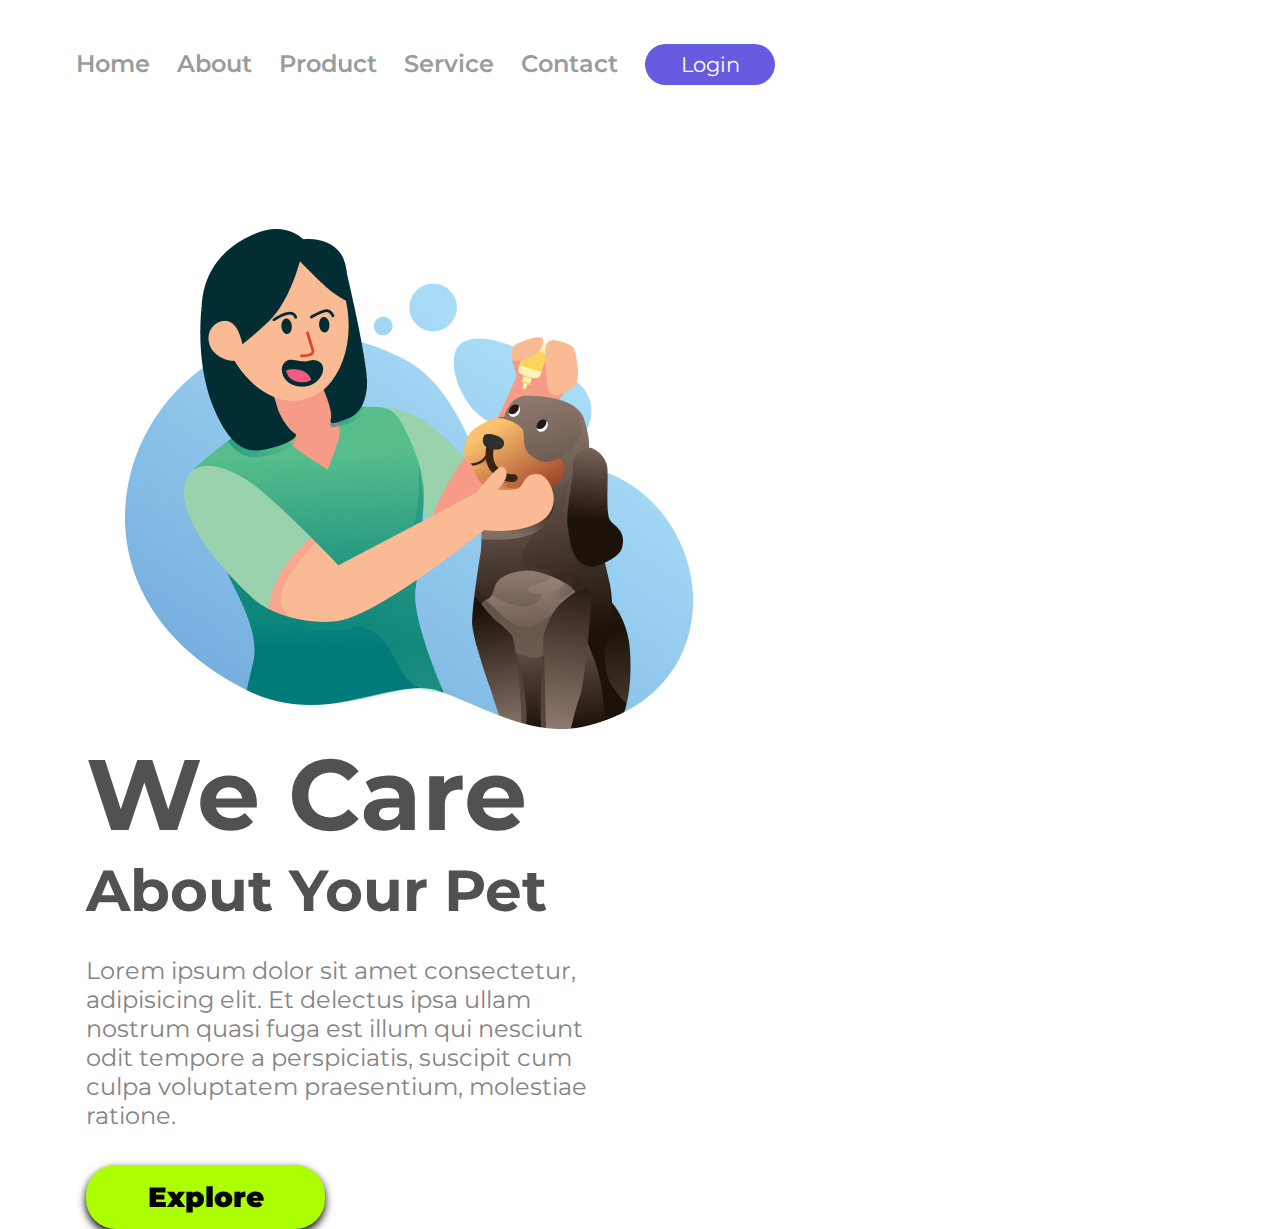
<file: Index.html>
<!DOCTYPE html>
<head lang="pt-br">
<head>
    <meta charset="UTF-8">
    <meta name="viewport" content="width=device-width, initial-scale=1.0">
    <link rel="stylesheet"  href="./wecare.css">
    <link rel="preconnect" href="https://fonts.googleapis.com">
<link rel="preconnect" href="https://fonts.gstatic.com" crossorigin>
<link href="https://fonts.googleapis.com/css2?family=Montserrat:ital,wght@0,100..900;1,100..900&display=swap" rel="stylesheet">
    <title>WE CARE</title>
</head>
<body>
    <header>
        <a class="link-header">Home</a>
        <a class="link-header">About</a>
        <a class="link-header">Product</a>
        <a class="link-header">Service</a>
        <a class="link-header">Contact</a>
        <button class="button-header">Login</button>
    </header>
    <main>
        <img src="./img/We-Care.png" alt="We-Care-Logo" class="logo-image">
        <section>
            <h1>We Care</h1>
            <h2>About Your Pet</h2>
            <p>Lorem ipsum dolor sit amet consectetur, adipisicing elit. Et delectus ipsa ullam nostrum quasi fuga est illum qui nesciunt odit tempore a perspiciatis, suscipit cum culpa voluptatem praesentium, molestiae ratione.</p>
            <button class="button-main">Explore</button>
        </section>
    </main>
</body>
</head>
</file>
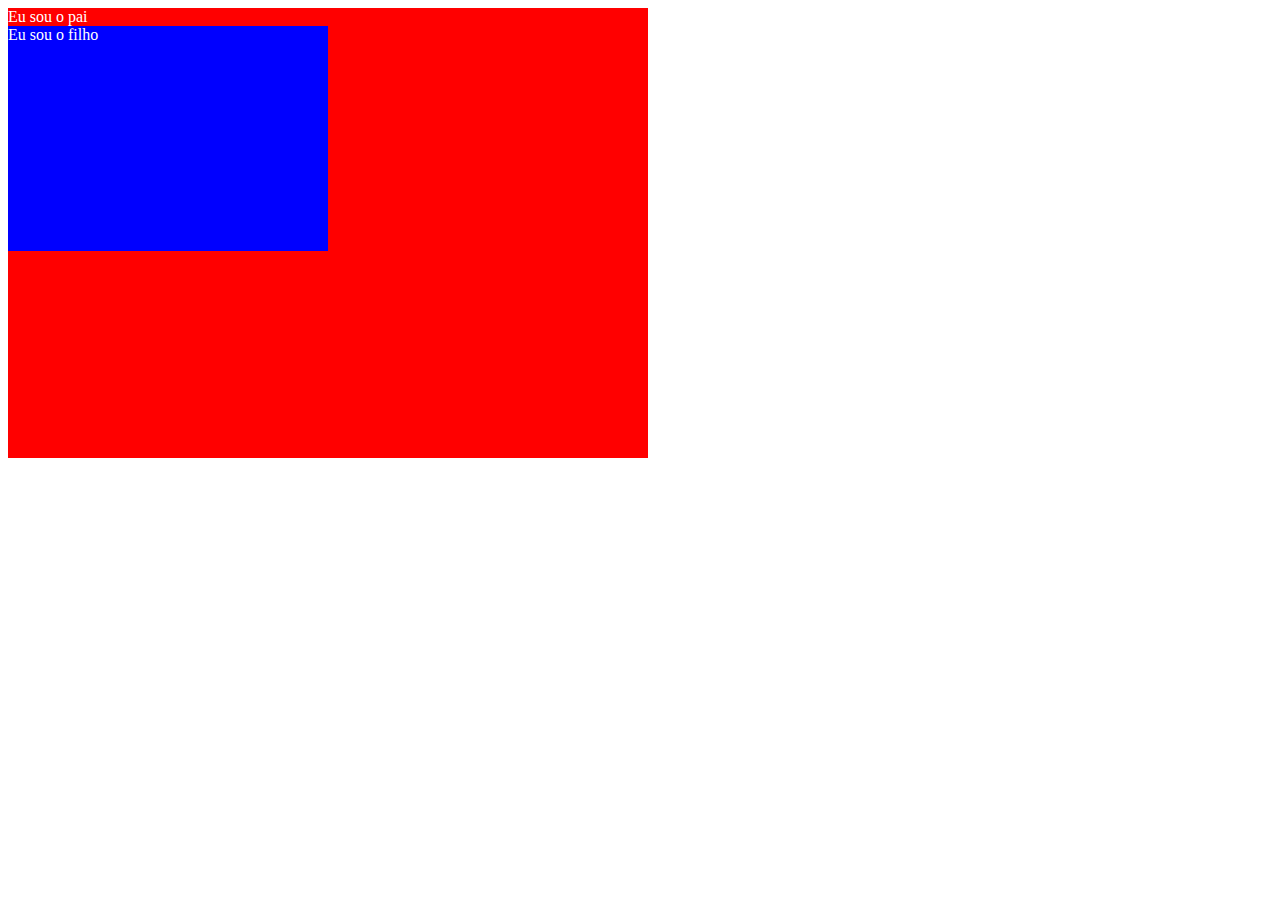
<file: Absolutas e relativas.html>
<!DOCTYPE html>
<html lang="pt-br">
<head>
    <meta charset="UTF-8">
    <meta name="viewport" content="width=device-width, initial-scale=1.0">
    <link href="./Absolutas e relativas.css" rel="stylesheet">
    <title>Absolutas e relativas.css</title>
</head>
<body class="vo">
    <div class="pai">
        Eu sou o pai
        <div class="filho">Eu sou o filho</div>
    </div>
    
</body>
</html>
</file>
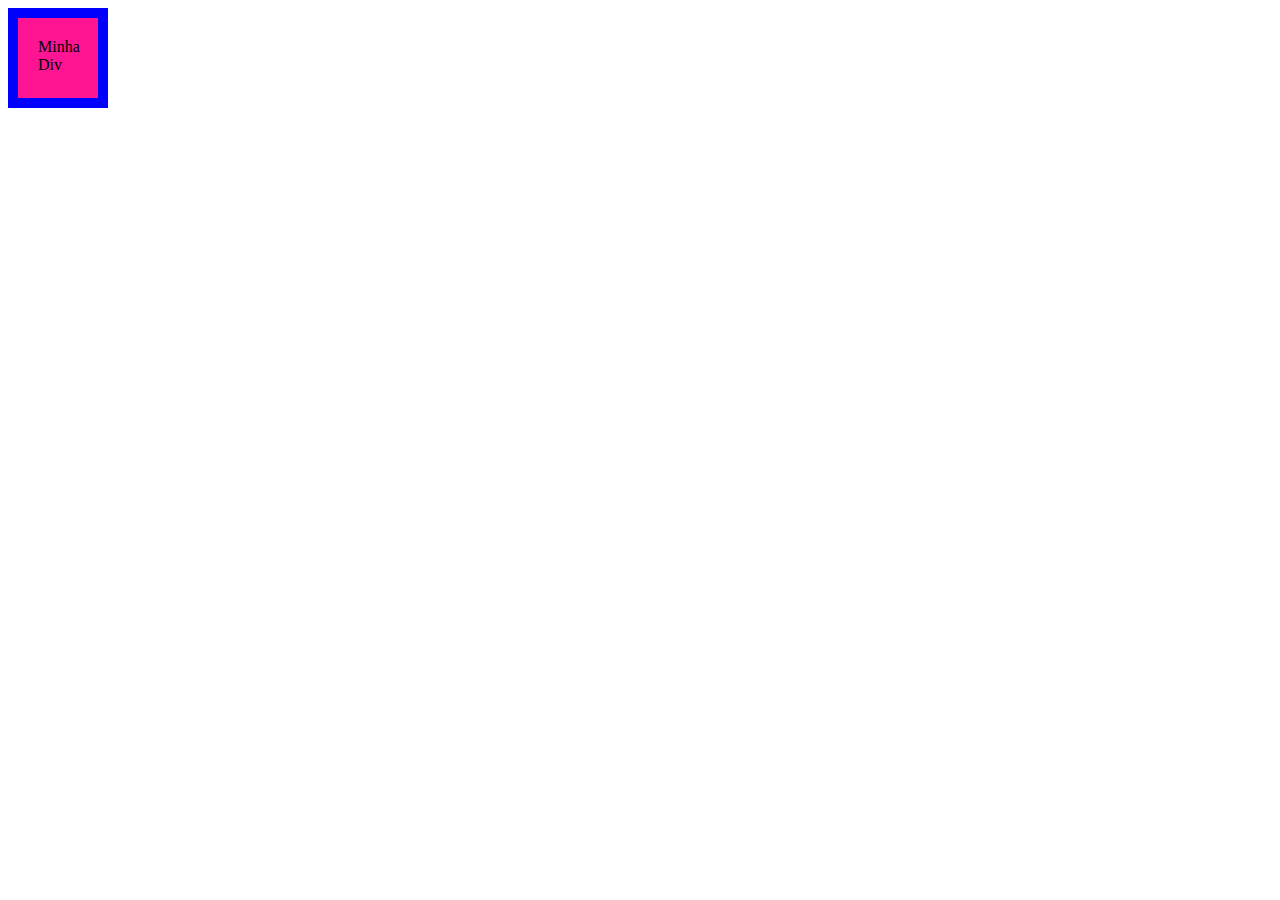
<file: Boxsizing.html>
<!DOCTYPE html>
<html lang="pt-br">
<head>
    <meta charset="UTF-8">
    <meta name="viewport" content="width=device-width, initial-scale=1.0">
    <link href="./Boxsizing.css" rel="stylesheet">
    <title>Boxsizing</title>
</head>
<body>
    
    <div class="box">
        Minha Div
    </div>
</body>
</html>
</file>
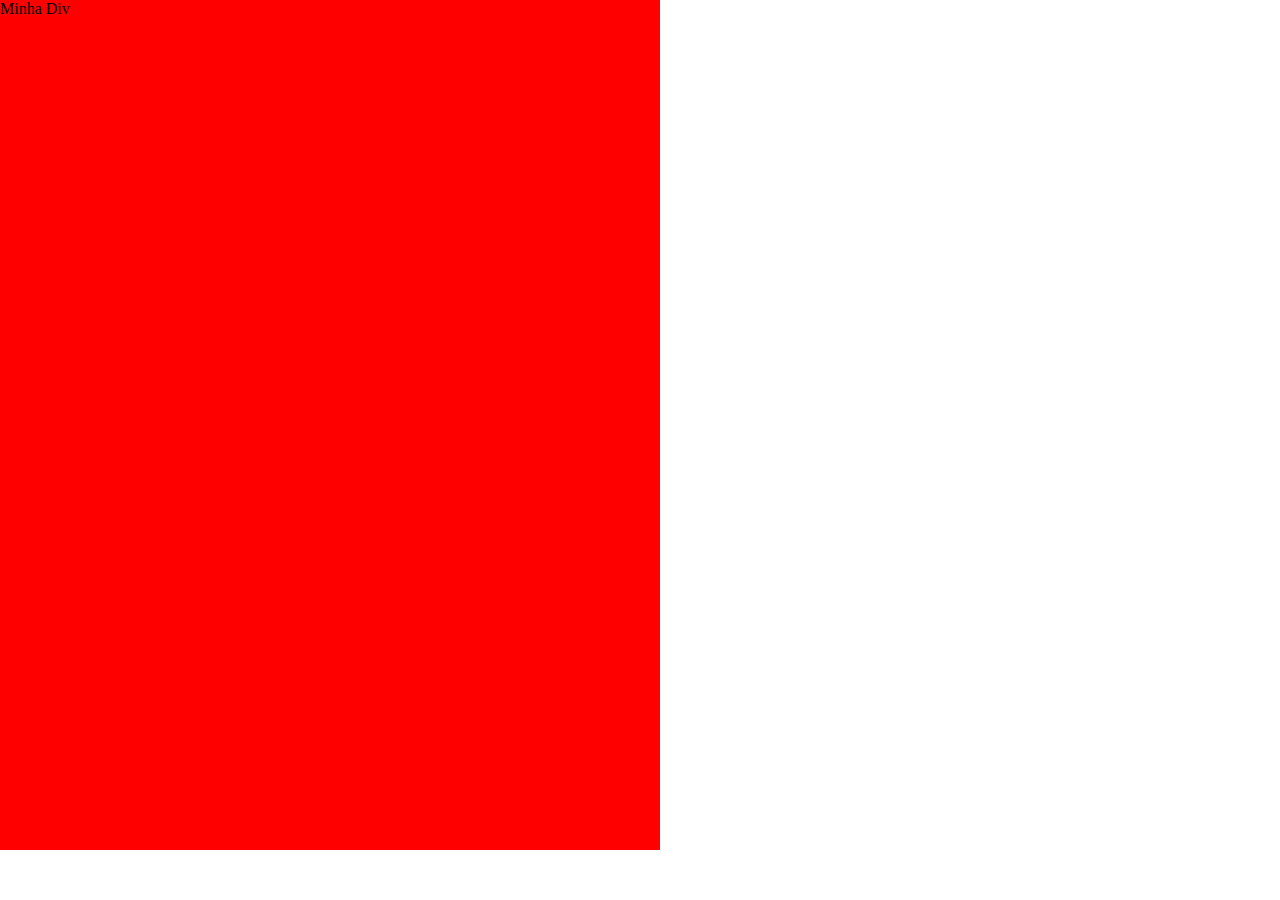
<file: calc.html>
<!DOCTYPE html>
<html lang="pt-br">
<head>
    <meta charset="UTF-8">
    <meta name="viewport" content="width=device-width, initial-scale=1.0">
    <link rel="stylesheet"  href="./calc.css">
    <title>CALC</title>
</head>
<body>
    <div class="container">
        Minha Div
    </div>
    
</body>
</html>
</file>
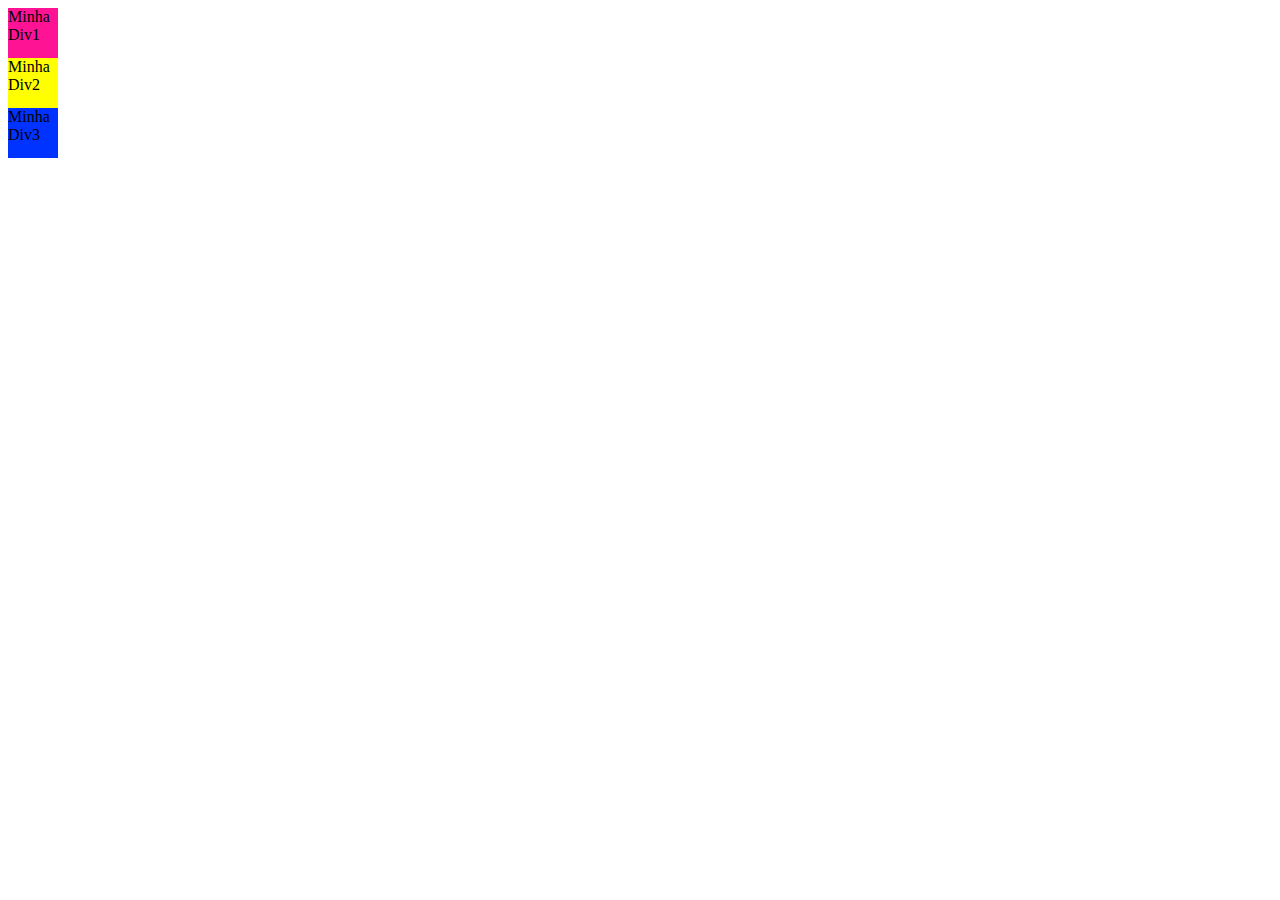
<file: Display.html>
<!DOCTYPE html>
<html lang="pt-br">
<head>
    <meta charset="UTF-8">
    <meta name="viewport" content="width=device-width, initial-scale=1.0">
    <link href="./Display.css" rel="stylesheet">
    <title>Display</title>
</head>
<body>
  
    <div class="box">
        Minha Div1
    </div>

    <div class="box box-2">
        Minha Div2
    </div>

    <div class="box box-3">
            Minha Div3
    </div>
</body>
</html>
</file>
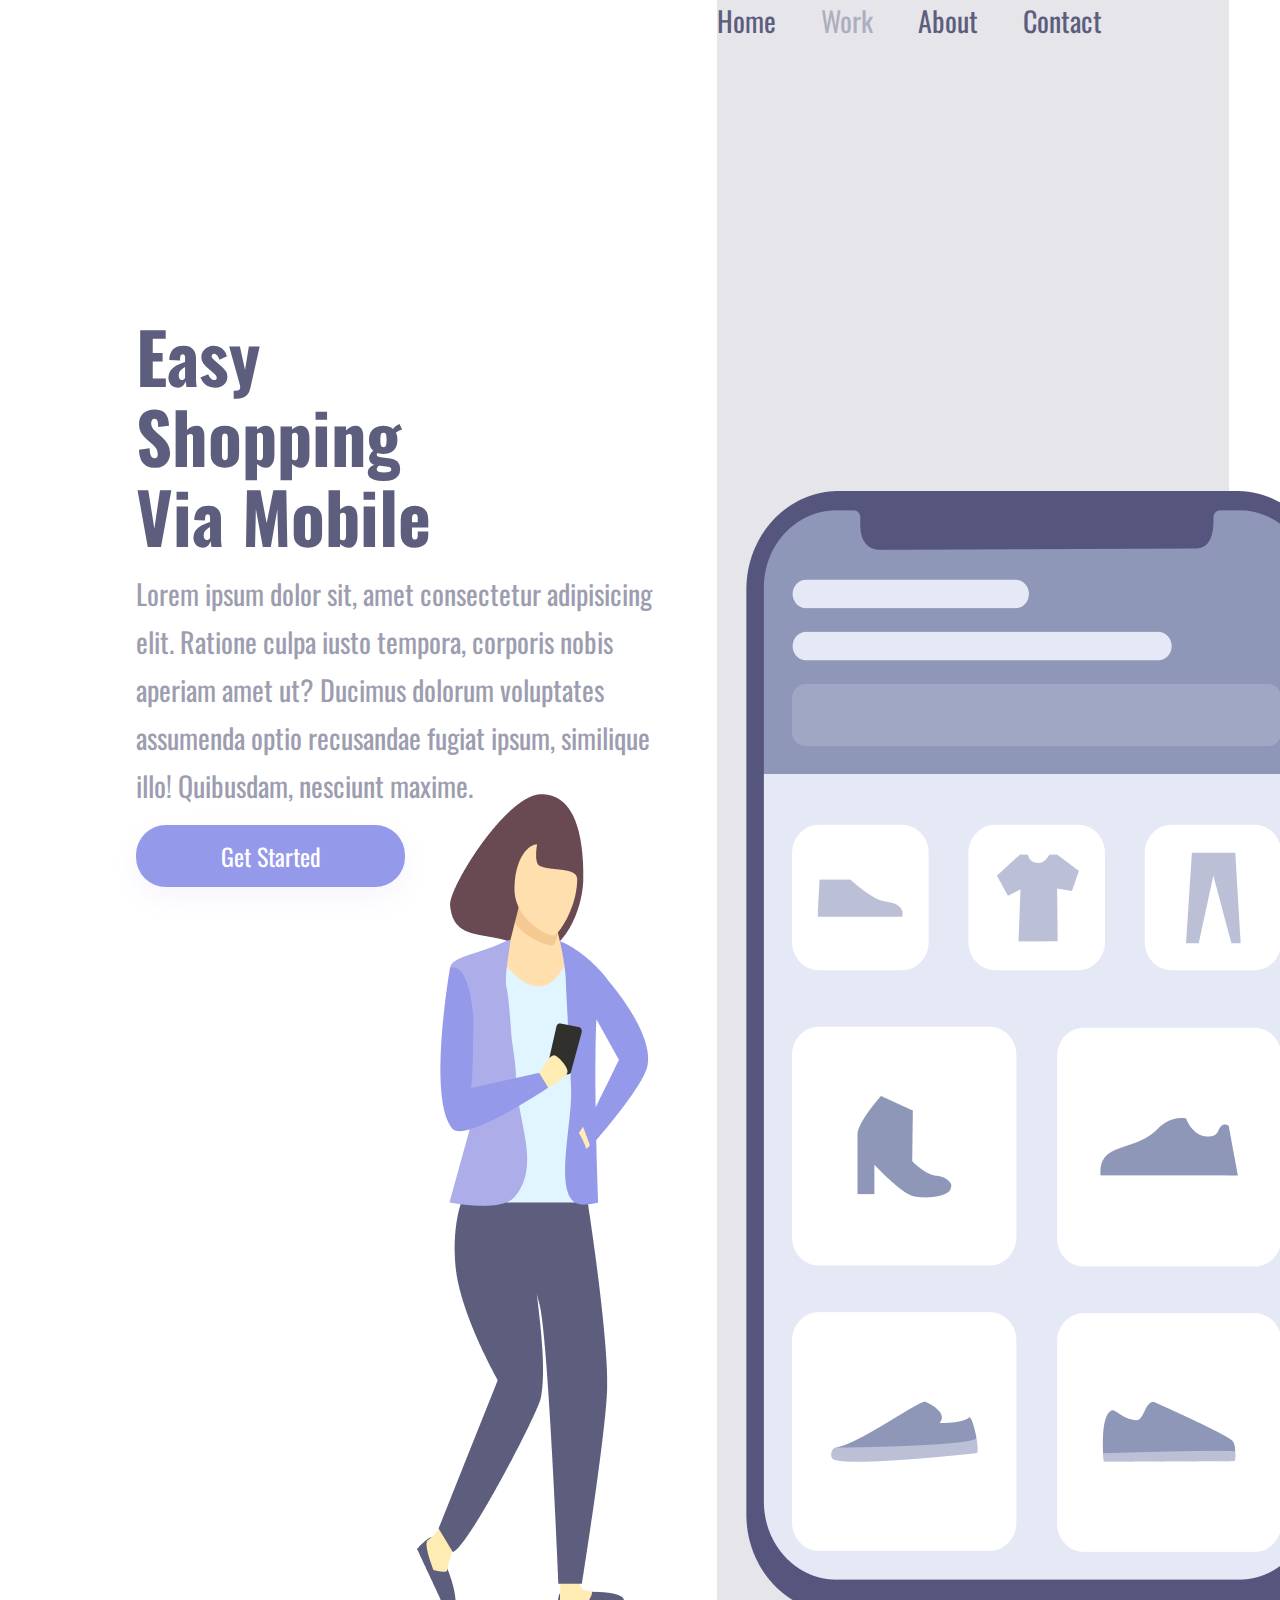
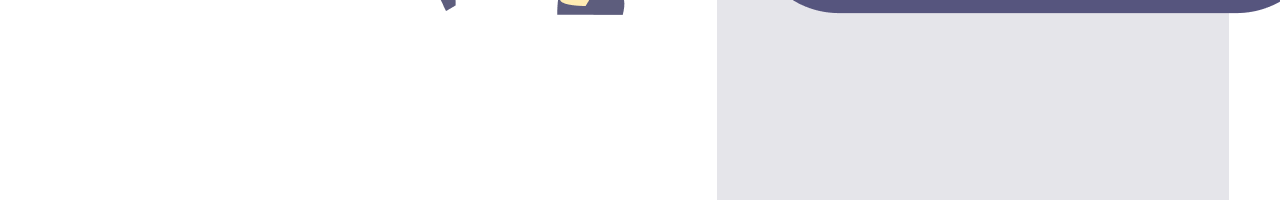
<file: Easy Shopping.html>
<!DOCTYPE html>
<html lang="pt-br">
<head>
    <meta charset="UTF-8">
    <meta name="viewport" content="width=device-width, initial-scale=1.0">
    <link rel="stylesheet"  href="./Easy Shopping.css">
    <link rel="preconnect" href="https://fonts.googleapis.com">
<link rel="preconnect" href="https://fonts.gstatic.com" crossorigin>
<link href="https://fonts.googleapis.com/css2?family=Oswald:wght@200..700&display=swap" rel="stylesheet">
    <title>Easy Shopping</title>
</head>
<body>
    <div class="wrapper">
        <section class="container-left">
            <h1>Easy Shopping Via Mobile</h1>
            <p>Lorem ipsum dolor sit, amet consectetur adipisicing elit. Ratione culpa iusto tempora, corporis nobis aperiam amet ut? Ducimus dolorum voluptates assumenda optio recusandae fugiat ipsum, similique illo! Quibusdam, nesciunt maxime.</p>    
            <button>Get Started</button>
        </section>
        <section class="container-right">
            <header>  
                <a class="link-header">Home</a>
                <a class="link-header">Work</a>
                <a class="link-header">About</a>
                <a class="link-header">Contact</a>
            </header>  
            <img src="./img/Easy.png" alt="logo-easy" class="logo-easy" >
        </section>       
    </div>         
</body>
</html>
</file>
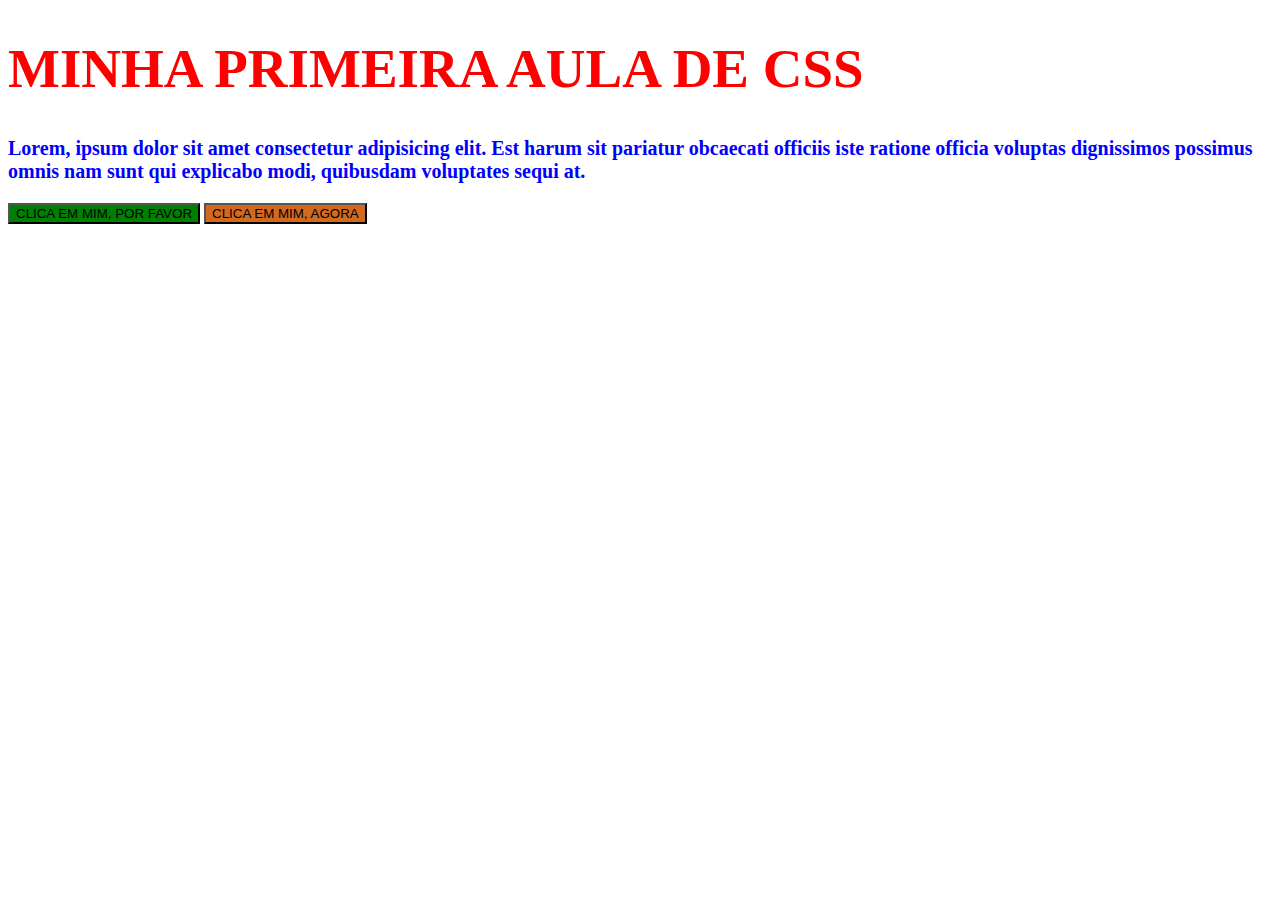
<file: Inde.html>
<!DOCTYPE html>
<html lang="pt-br">

<head>
    <meta charset="UTF-8">
    <meta name="viewport" content="width=device-width, initial-scale=1.0">

    <link rel="stylesheet" href="./Styles.css">

    <title>CSS-Primeira-Aula</title>
</head>

<body>
    <h1 id="titulo">MINHA PRIMEIRA AULA DE CSS</h1>

    <P id="paragrafo">Lorem, ipsum dolor sit amet consectetur adipisicing elit. Est harum sit pariatur obcaecati officiis iste ratione
        officia voluptas dignissimos possimus omnis nam sunt qui explicabo modi, quibusdam voluptates sequi at.</P>

    <button id="botao"> CLICA EM MIM, POR FAVOR</button>
    <button id="outro-botao"> CLICA EM MIM, AGORA</button>


</body>


</html>
</file>
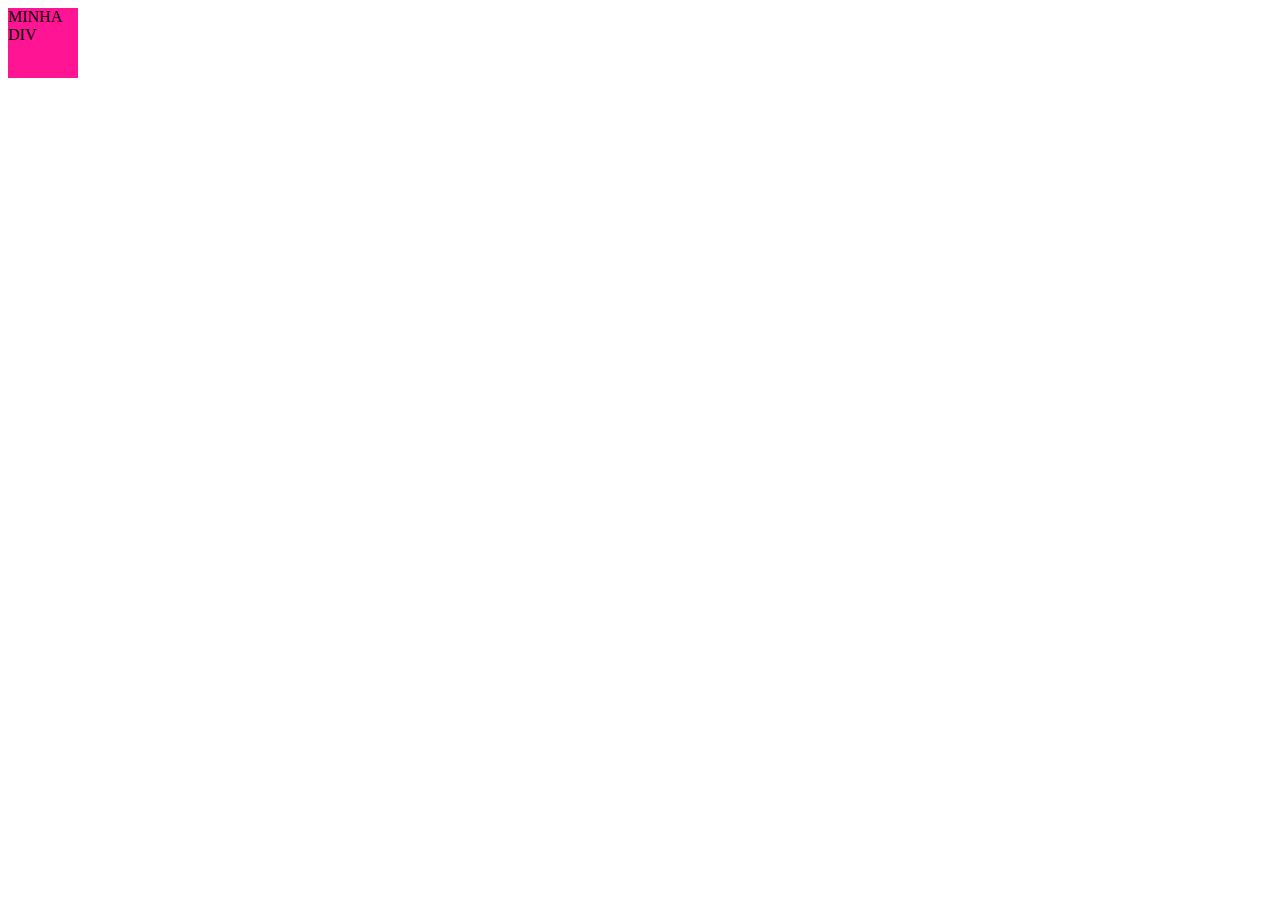
<file: Margin e Padding.html>
<!DOCTYPE html>
<html lang="pt-br">

<head>
    <meta charset="UTF-8">
    <meta name="viewport" content="width=device-width, initial-scale=1.0">
    <link href="./Margin e Padding.css" rel="stylesheet"/>
    <title>Margin e Padding</title>
</head>

<body>
    <div class="box">
        MINHA DIV
    </div>
</body>

</html>
</file>
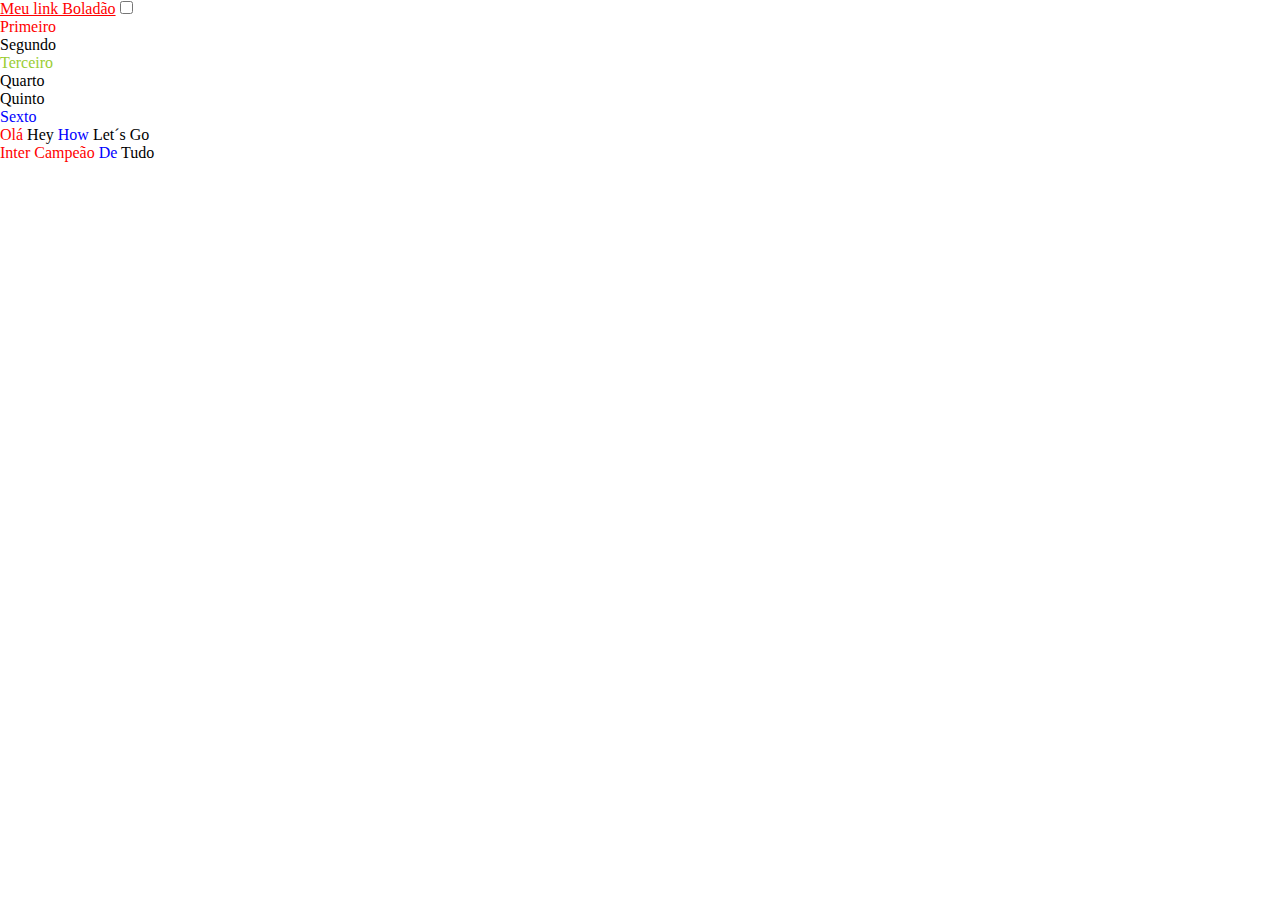
<file: Pseudo-classes.html>
<!DOCTYPE html>
<html lang="pt-br">
<head>
    <meta charset="UTF-8">
    <meta name="viewport" content="width=device-width, initial-scale=1.0">
    <link rel="stylesheet" href="./Pseudo-classes.css">
    <title>Pseudo-classes</title>
</head>
<body>
    <a href="#">Meu link Boladão</a>
    <input type="checkbox">
    <ul>
        <li>Primeiro</li>
        <li>Segundo</li>
        <li>Terceiro</li>
        <li>Quarto</li>
        <li>Quinto</li>
        <li>Sexto</li>
    </ul>
    <div>
        <span>Olá</span>
        <span>Hey</span>
        <h>How</h>
        <h>Let´s Go</h>
    </div>
    <div class="Conteiner">
        <span>Inter</span>
        <span>Campeão</span>
        <h>De</h>
        <h>Tudo</h>


    </div>
</body>
</html>
</file>
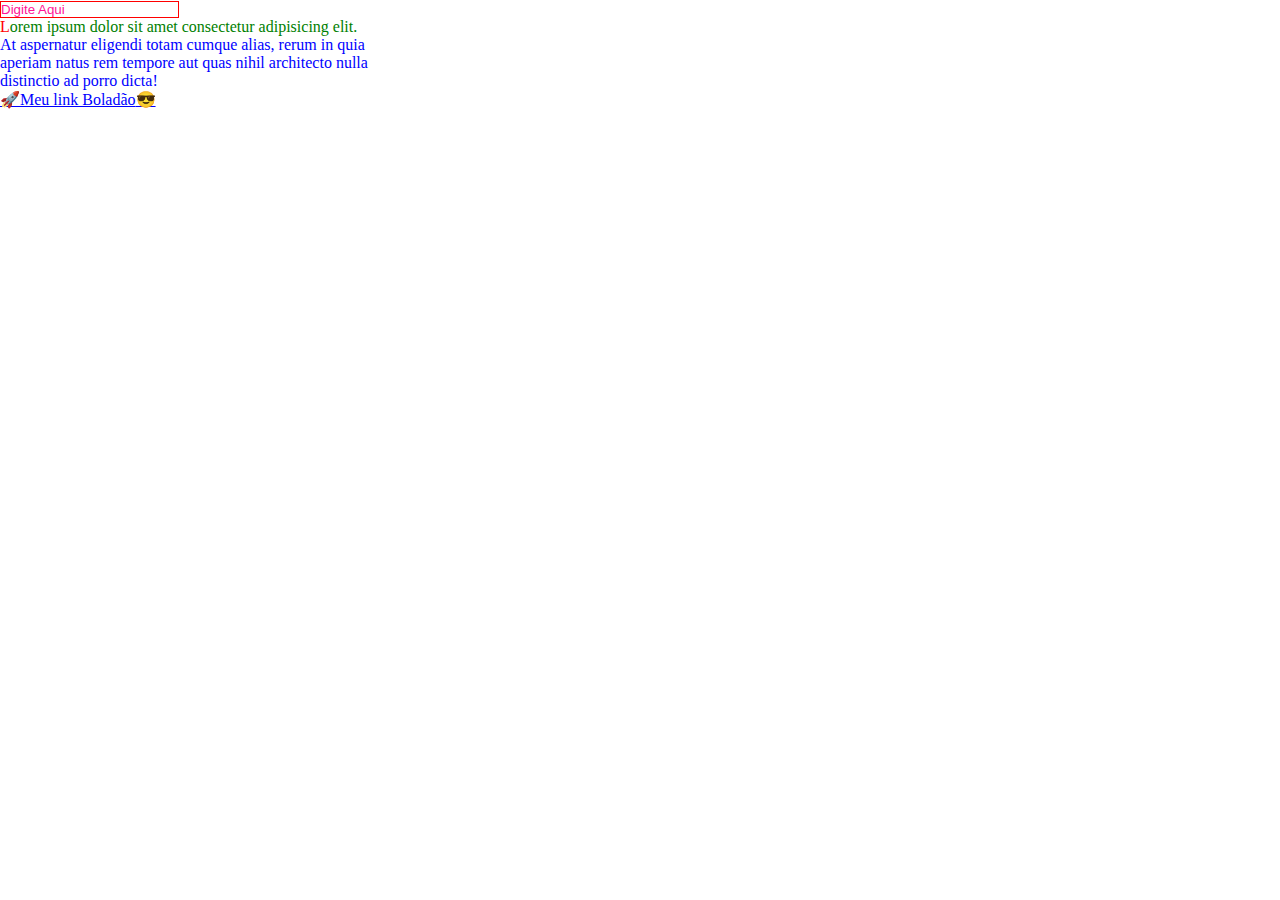
<file: Pseudo-elementos.html>
<!DOCTYPE html>
<html lang="pt-br">
<head>
    <meta charset="UTF-8">
    <meta name="viewport" content="width=device-width, initial-scale=1.0">
    <link rel="stylesheet"  href="./Pseudo-elementos.css">
    <title>Pseudo-elementos</title>
</head>
<body>
    <input placeholder="Digite Aqui">
    <p>Lorem ipsum dolor sit amet consectetur adipisicing elit. At aspernatur eligendi totam cumque alias, rerum in quia aperiam natus rem tempore aut quas nihil architecto nulla distinctio ad porro dicta!</p>
    <a href="#">Meu link Boladão</a>
</body>
</html>
</file>
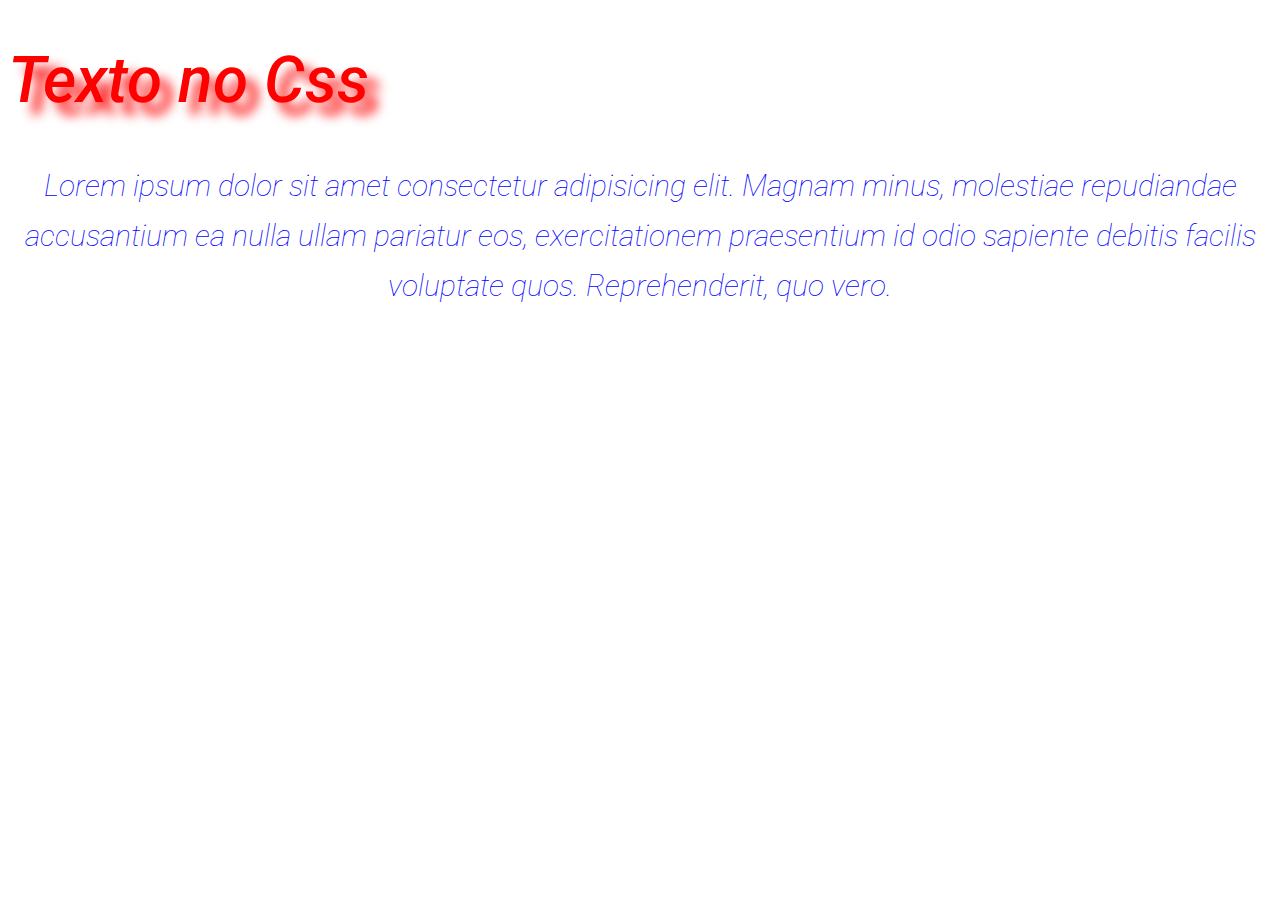
<file: texto.html>
<!DOCTYPE html>
<html lang="pt-br">

<head>
    <meta charset="UTF-8">
    <meta name="viewport" content="width=device-width, initial-scale=1.0">
    <link rel="stylesheet" href="./Texto.css">
    <link rel="preconnect" href="https://fonts.googleapis.com">
    <link rel="preconnect" href="https://fonts.gstatic.com" crossorigin>
    <link
        href="https://fonts.googleapis.com/css2?family=Roboto:ital,wght@0,100;0,300;0,400;0,500;0,700;0,900;1,100;1,300;1,400;1,500;1,700;1,900&display=swap"
        rel="stylesheet">

    <title>CSS</title>

</head>

<body>
    <h1>Texto no Css</h1>
    <P>Lorem ipsum dolor sit amet consectetur adipisicing elit. Magnam minus, molestiae repudiandae accusantium ea nulla
        ullam pariatur eos, exercitationem praesentium id odio sapiente debitis facilis voluptate quos. Reprehenderit,
        quo vero.</P>
</body>

</html>
</file>
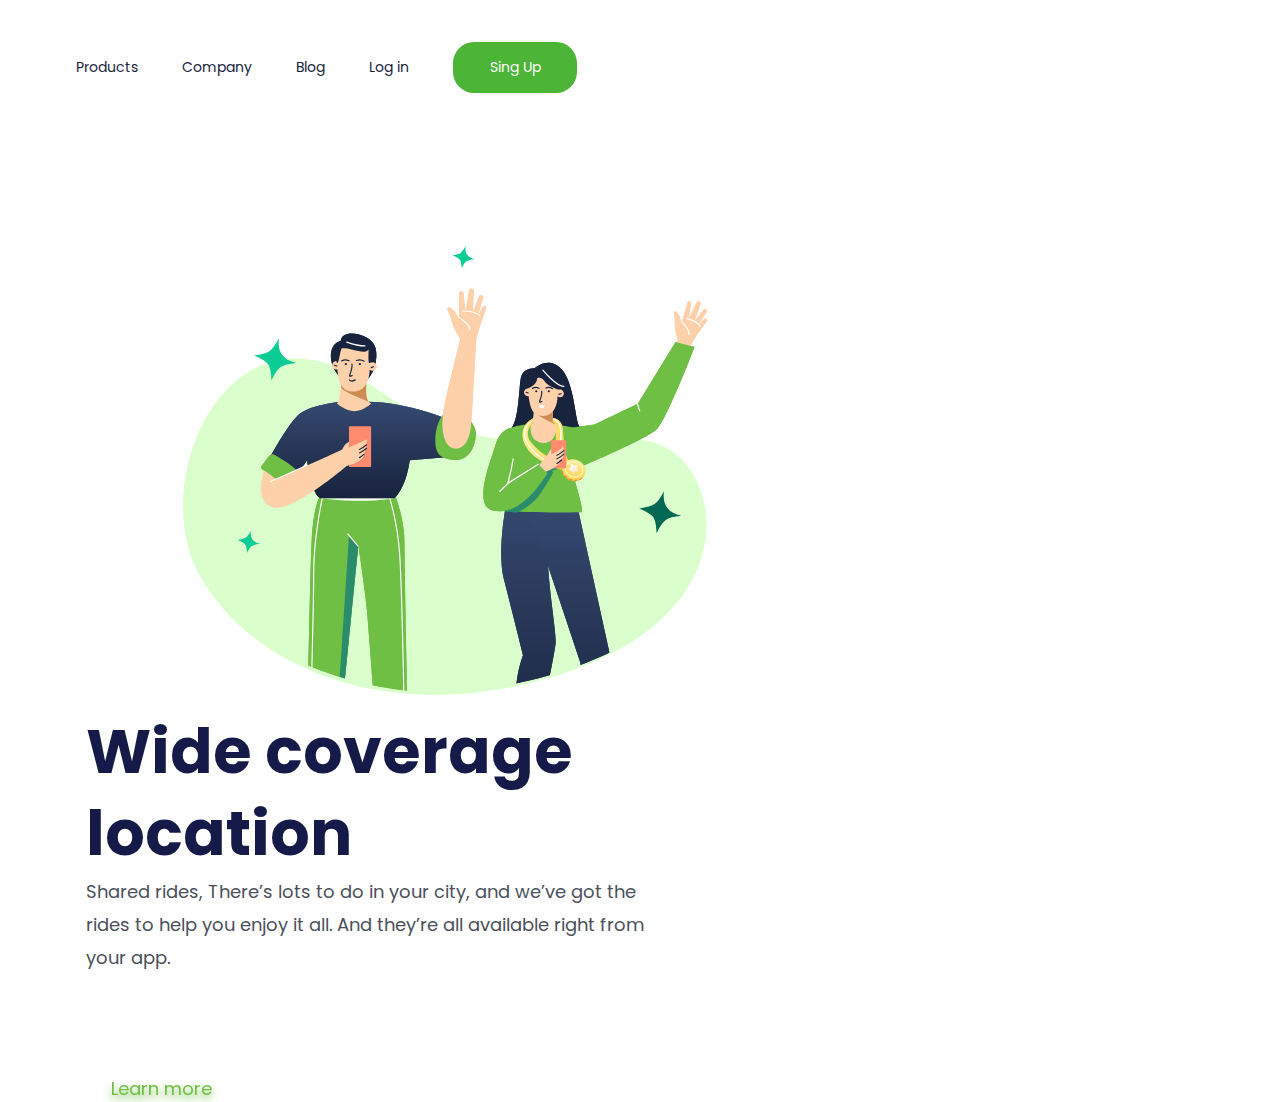
<file: Wide.html>
<!DOCTYPE html>
<html lang="pt-br">
<head>
    <meta charset="UTF-8">
    <meta name="viewport" content="width=device-width, initial-scale=1.0">
    <link rel="stylesheet"  href="./Wide.css">
    <link rel="preconnect" href="https://fonts.googleapis.com">
<link rel="preconnect" href="https://fonts.gstatic.com" crossorigin>
<link href="https://fonts.googleapis.com/css2?family=Poppins:ital,wght@0,100;0,200;0,300;0,400;0,500;0,600;0,700;0,800;0,900;1,100;1,200;1,300;1,400;1,500;1,600;1,700;1,800;1,900&display=swap" rel="stylesheet">
    <title>Wide</title> 
</head>
<body>
    <header>
        <a class="link-header">Products</a>
        <a class="link-header">Company</a>
        <a class="link-header">Blog</a>
        <a class="link-header">Log in</a>
        <button class="button-header">Sing Up</button>
    </header>
        <main>
            <img src="./img/Wide.svg" alt="Wide-Logo" class="logo-image">
            <section>
                <h1>Wide coverage location</h1>
                <p>Shared rides, There’s lots to do in your city, and we’ve got the rides to help you enjoy it all. And they’re all available right from your app.</p>
                <button class="button-main">Learn more</button>
            </section>
        </main>
</body>
</html>
</file>
<file: wecare.css>
* {
    font-family: "Montserrat", serif;
    margin: 0;
    padding: 0;
    box-sizing: border-box;
}

header{
     margin: 44px 0 144px 76px;
}
.link-header{
    font-size: 24px;
    font-weight: 600;
    line-height: 29px;
    color: #989D9C;
    cursor: pointer;
    margin-right: 23px;
}

.button-header {
    background:#665AE1;
    border-radius: 21px;
    width: 130px;
    height: 41px;
    border: none;
    font-weight: 600px;
    font-size: 21px;
    line-height: 29px;
    color: #FFFFFF;
    cursor: pointer;
    
}

.logo-image{
    width: 568px;
    height: 500px;
    margin-left: 125px;
    display: inline-block;
}

section{
    display: inline-block;
    margin-left: 86px;
}

h1{
    font-weight: 900px;
    font-size: 100px;
    line-height: 122px;
    color: #515151;
}

h2{
    font-weight: 500px;
    font-size: 58px;
    line-height: 71px;
    color: #515151;  
}

p{
    font-weight: 400px;
    font-size: 24px;
    line-height: 29px;
    color: #848484;
    width: 515px;
    margin-top: 30px;
    margin-bottom: 35px;

}

.button-main { 
    background:  #ADFF00;
    border-radius: 30px;
    border: none;
    width: 239px;
    height: 64px;
    cursor: pointer;
    filter:drop-shadow(0px 4px 4px);
    font-weight: 900;
    font-size: 28px;
    line-height: 29px;
    color: #000000;
}

@media screen and (max-width: 735px){

    header {
        display: none;
    }

    .logo-image{

        position: static;
        width: 250px;
        height: 250px;
        margin: 50px 50px 0 90px;
        display: block;
     }  
      
     h1{
        font-size: 56px;
        line-height: 52px;
        width: auto;
        margin: 50px 50px 0 30px;
        text-align: center; 
     }

     h2{
        font-size: 36px;
        line-height: 52px;
        width: auto;
        margin: 20px 50px 0 30px;
        text-align: center;     
     }

     p{
        margin: 15px 50px;
        width: auto;
        text-align: center;
        font-size: 14px;
        line-height: 24px;
        
    }
    
    button{
        margin: 0 auto;
        display: block;

}
@media screen and (max-width: 350px){

    .logo-image{
        height: 80%;
    }

}

}
</file>
<file: Absolutas e relativas.css>
.Vo{}

.pai{
    width: 50vw;
    height: 50vh;
    background: #ff0000;
    color: #ffffff;
}
.filho{
    width: 50%;
    height: 50%;
    background: #0000ff;
    color: #ffffff;
}



/*
    UNIDADES DE MEDIDAS


    => ABSOLUTAS
        px (pixels)
        in (inches/polegadas)
        cm / mm (centimetro / milimetro)
       
    => RELATIVAS
        % calculao tyamanho relativo ao elemento pai
        vw (view width) 1 vw e 1% da largura do navegador
        vh (view height)1 vw e 1% da altura do navegador  
        em é uma unidade relativa do elemento pai
        rem é uma unidade relativa do elemento raiz

*/
</file>
<file: Boxsizing.css>
* {
    box-sizing: border-box;
}

.box{
        width: 100px;
        height: 100px;
        background: #ff1493;
        padding: 20px;
        border: 10px solid #0000ff;

}
</file>
<file: calc.css>
*{
    margin: 0;
    padding: 0;
    box-sizing: border-box;
}

.container{
    height: calc(100vh - 50px);
    width: calc(50vw + 20px);
    background: red;
    
}
</file>
<file: Display.css>
.box{
    background: #ff1395;
    height: 50px;
    width: 50px;
    
}

.box-2{
    background: #ffff00;

}

.box-3{
    background: #0033FF;

}
</file>
<file: Easy Shopping.css>
*{
    font-family: "Oswald", sans-serif;
    margin: 0;
    padding: 0;
    box-sizing: border-box; 
}

.wrapper{
    height: 40vh;
    width: 70vw;
 
}
.container-left{
    display: inline-block;
    width: 80%;
    padding: 136px;
    margin-top: 20%;
}

.container-right{
    display: inline-block;
    background-color: rgba(93, 93, 125, 0.16);
    height: 200vh;
     width: 40%;
    position: absolute;
}
img {
    position: relative;
    top: 25%;
    right: 300px;
}
h1{
    font-weight: 400px;
    font-size: 70px;
    line-height: 80px;
    color: #5d5d7d;
    width: 368px;

}

p {
    font-weight: 400px;
    font-size: 28px;
    line-height: 48px;
    color: #5d5d7d;
    opacity: 0.6;
    margin: 15px 0;
    width: 540px;
}

button{
    width: 269px;
    height: 62px;
    background: #9499EA;
    box-shadow: 0 10px 24px rgba(148, 153, 234, 0.0979959);
    font-size: 24px;
    line-height: 36px;
    text-align: center;
    color: #ffffff;
    border: none;
    border-radius: 30px;
    cursor: pointer;

}


button:hover{
    opacity: 0.8;
}

button:active{
    opacity: 0.5;
}




a {

    font-size: 28px;
    line-height: 41px;
    color: #5d5d7d;
    margin-right: 41px;
    cursor: pointer;
}

a:nth-child(2){
opacity: 0.4;
}
a:active{
    opacity: 0.8;
}

head{
    margin: 24px 0 0 57px;
}

@media screen and (max-width: 1150px) {

        .container-left{
            width: 100%;
            height: 50%;
            padding: 0;
            margin: 0;
        }

        .container-right{
            display: block;
            height: auto;
            width: 100%;
            position: static;
            padding: 40px;
    
        }

       img {
        position: static;
        max-width: 100%;
       } 
      

       h1{
        font-size: 36px;
        line-height: 52px;
        width: auto;
        margin: 50px 50px 0 50px;
        text-align: center;
    }

    p{
        margin: 15px 40px;
        width: auto;
        text-align: center;
        font-size: 14px;
        line-height: 24px;
    }

    button{
        margin: 0 auto;
        display: block;

    }




}

@media screen and (max-width: 350px){

.container-left{

    height: 70%;
}

}
</file>
<file: Styles.css>
#titulo {

    color: red;
    font-size: 55px;
}

#paragrafo {

    color: blue;
    font-size: 20px;
    font-weight: bold;
}

#botao {

    background: green;

}

#outro-botao {

    background: chocolate;

}
</file>
<file: Margin e Padding.css>
.box {
    width: 70px;
    height: 70PX;
    background: #FF1493;

    

    padding-top: 100;
    padding-bottom: 100;
    padding-right: 100;
    padding-left: 100;

}
</file>
<file: Pseudo-classes.css>
*{
    margin: 0;
    padding: 0;
    box-sizing: border-box;
}

a:active{
    color: red;
}

a:visited{
    color: blue;
}

a:hover{
    color: red;
}

input:checked{
    color: blue;
}

]input:focus{
    border: 1px solid red;
    outline: none;
}

li:first-child{
    color: red;
}
li:last-child{
    color: blue;
}
span:first-of-type{
    color: red;
}
h:first-of-type{
    color: blue;
}
.Conteiner :not(h){
    color: red;
}

li:nth-child(3){
    color: yellowgreen;
}
</file>
<file: Pseudo-elementos.css>
* {
    margin: 0;
    padding: 0;
    box-sizing: border-box;
}

input {
    border: 1px solid red;
    color: blue;
}

input::placeholder{
    color:#FF1396;
}

P{
    color: blue;
}

p::first-letter{ /* primeir letra */
    color: red;
}

p::first-line{
    color: green /* primeira linha*/
}
a{
    color: blue;
}
a::before{
    content: "🚀";
}
a::after{
    content: "😎";
}
p{
    width: 370px;
}
</file>
<file: Texto.css>
h1 {
    color: #ff0000;
    font-size: 64px;
    font-weight: 500;
    font-family: "Roboto", sans-serif;
    font-style: italic;
    text-shadow: 12px 12px  12px  #ff0000;

}

p {
    color: #0000ff;
    font-size: 30px;
    font-weight: 100;
    font-family: "Roboto", sans-serif;
    font-style: italic;
    line-height: 50px;
    letter-spacing: 12;
    word-spacing: 12;
    text-align: center;
    text-transform: ;
    text-decoration: ;


}
</file>
<file: Wide.css>
*{
    font-family: "Poppins", sans-serif;
    margin: 0;
    padding: 0;
    box-sizing: border-box; 
}

header{
    margin: 42px 0 144px 76px;
}

.link-header{
    font-size: 14px;
    font-weight: 400px;
    line-height: 21px;
    color: #17233D;
    cursor: pointer;
    margin-right: 40px;
}

.button-header{
    width: 124px;
    height: 51px;
    border-radius: 6px 0px 0px 0px;;
    border: none;
    background: #4CB538;
    font-weight: 400px;
    font-size: 14px;
    line-height: 21px;
    cursor: pointer;
    color: #ffffff;
    border-radius: 21px;
}

.logo-image{
    width: 535px;
    height: 467px;
    margin-left: 183px;
    display: inline-block;
}

section{
    display: inline-block;
    margin-left: 86px;
   
    
}

h1{
    font-weight: 700px;
    font-size: 62px;
    line-height: 82px;
    color: #161A49;
    Width: 600px;
    height: 164px;
   
}

p{
    font-weight: 400px;
    font-size: 18px;
    line-height: 33px;
    color: #4B505A;
    Width: 582px;
    height: 200px;
}

.button-main{

    border-radius: 30px;
    border: none;
    width: 150px;
    height: 27px;
    cursor: pointer;
    filter:drop-shadow(0px 4px 4px);
    font-weight: 500px;
    font-size: 18px;
    line-height: 27px;
    color: #6FBF44;
    background: transparent;
}


@media screen and (max-width: 742px){

    header {
        display: none;
    }

   
        
     
    .logo-image{

        position: static;
        max-width: 70%;
        margin: 0 auto;
        display: block;
     }  
      




    h1{
        font-size: 36px;
        line-height: 52px;
        width: auto;
        margin: 50px 50px 0 30px;
        text-align: center; 
    } 

    p{
        margin: 15px 50px;
        width: auto;
        text-align: center;
        font-size: 14px;
        line-height: 24px;
        
    }

    button{
        margin: 0 auto;
        display: block;

    }

    @media screen and (max-width: 350px){

        .logo-image{
            height: 70%;
        }

    }

}
</file>
